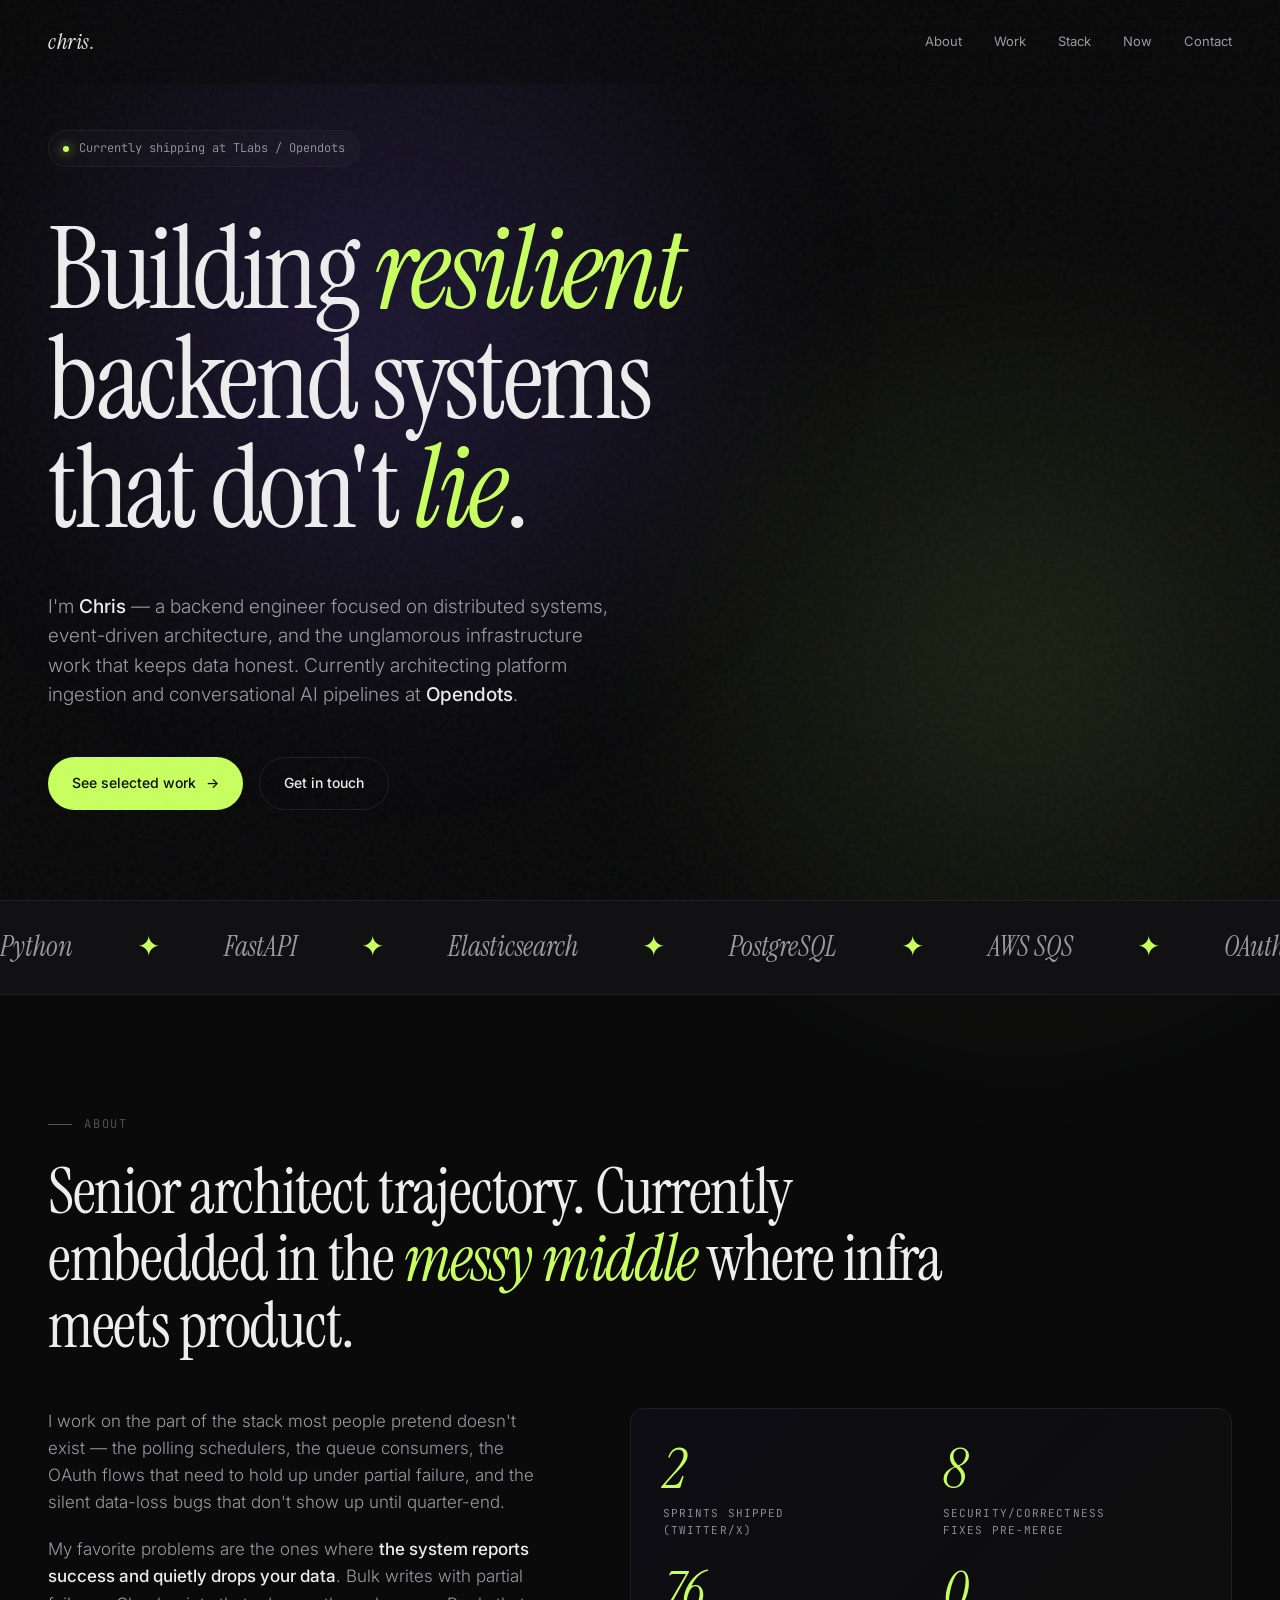
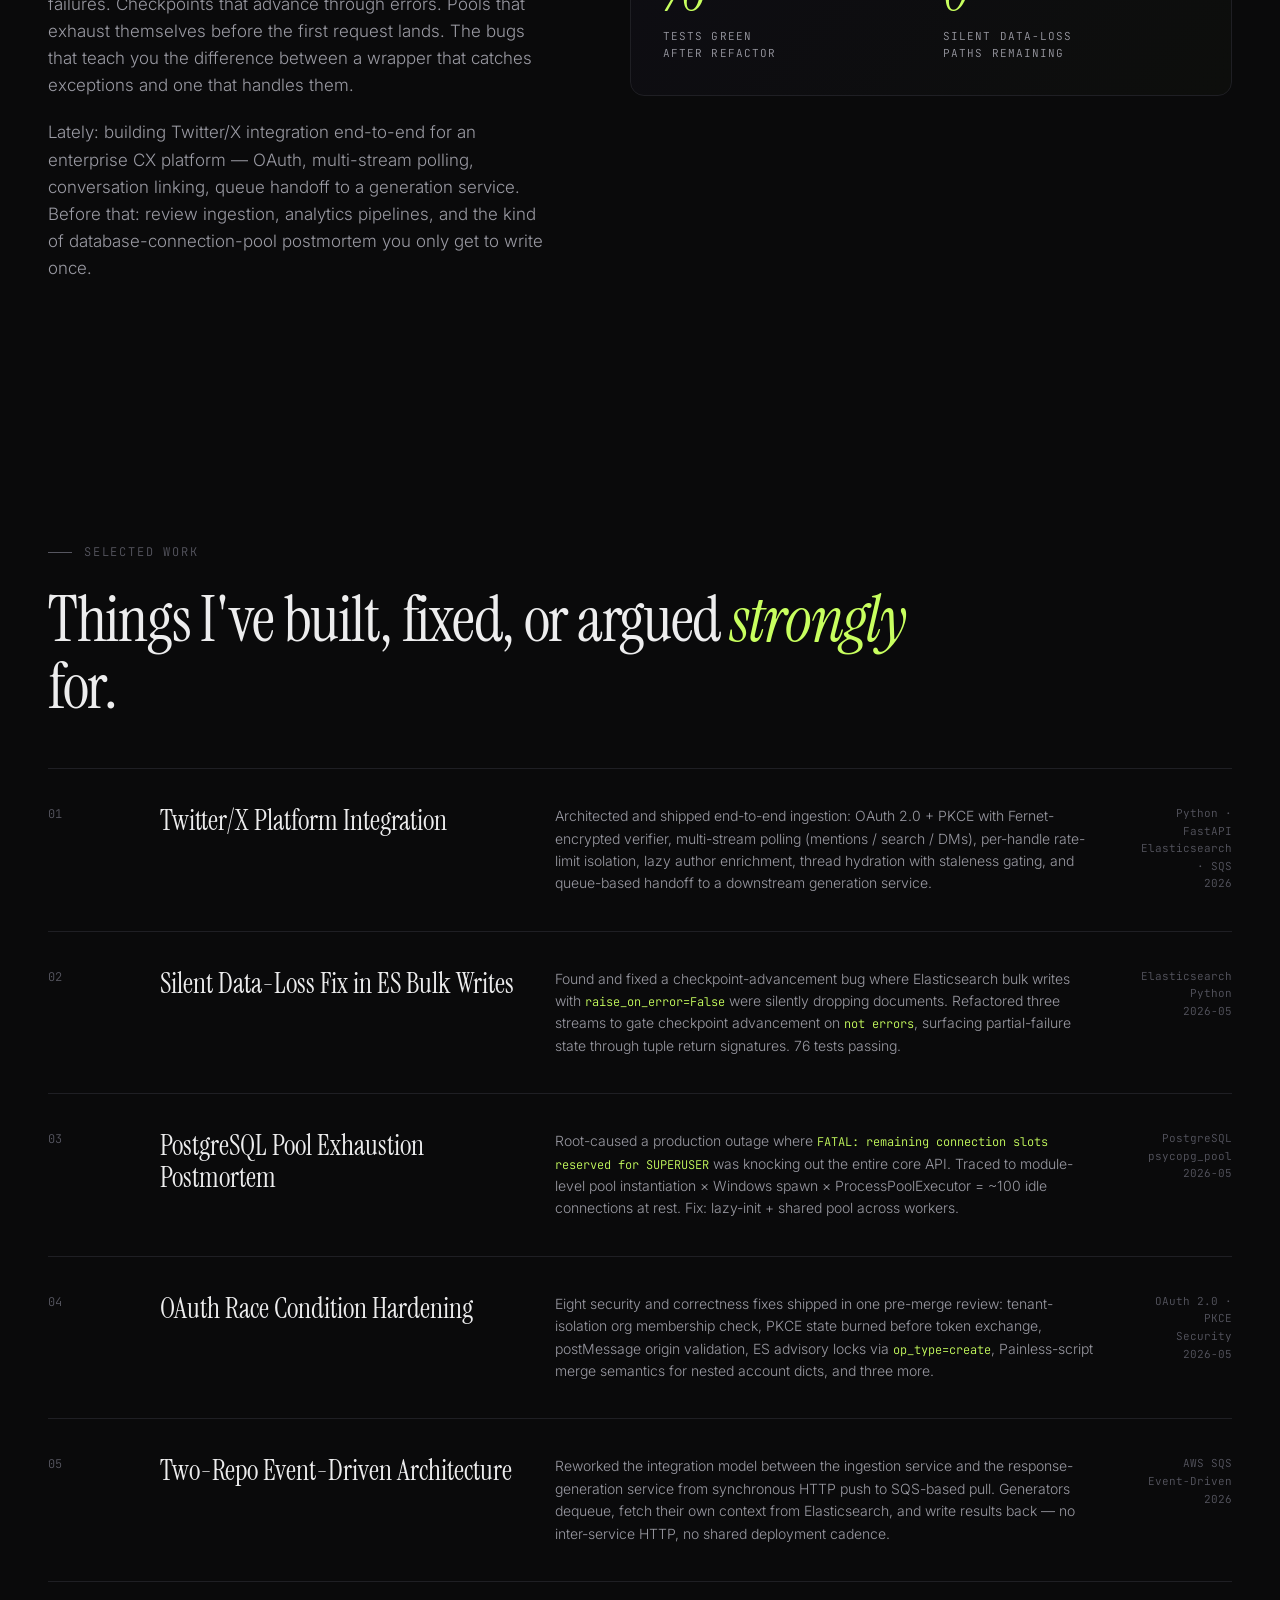
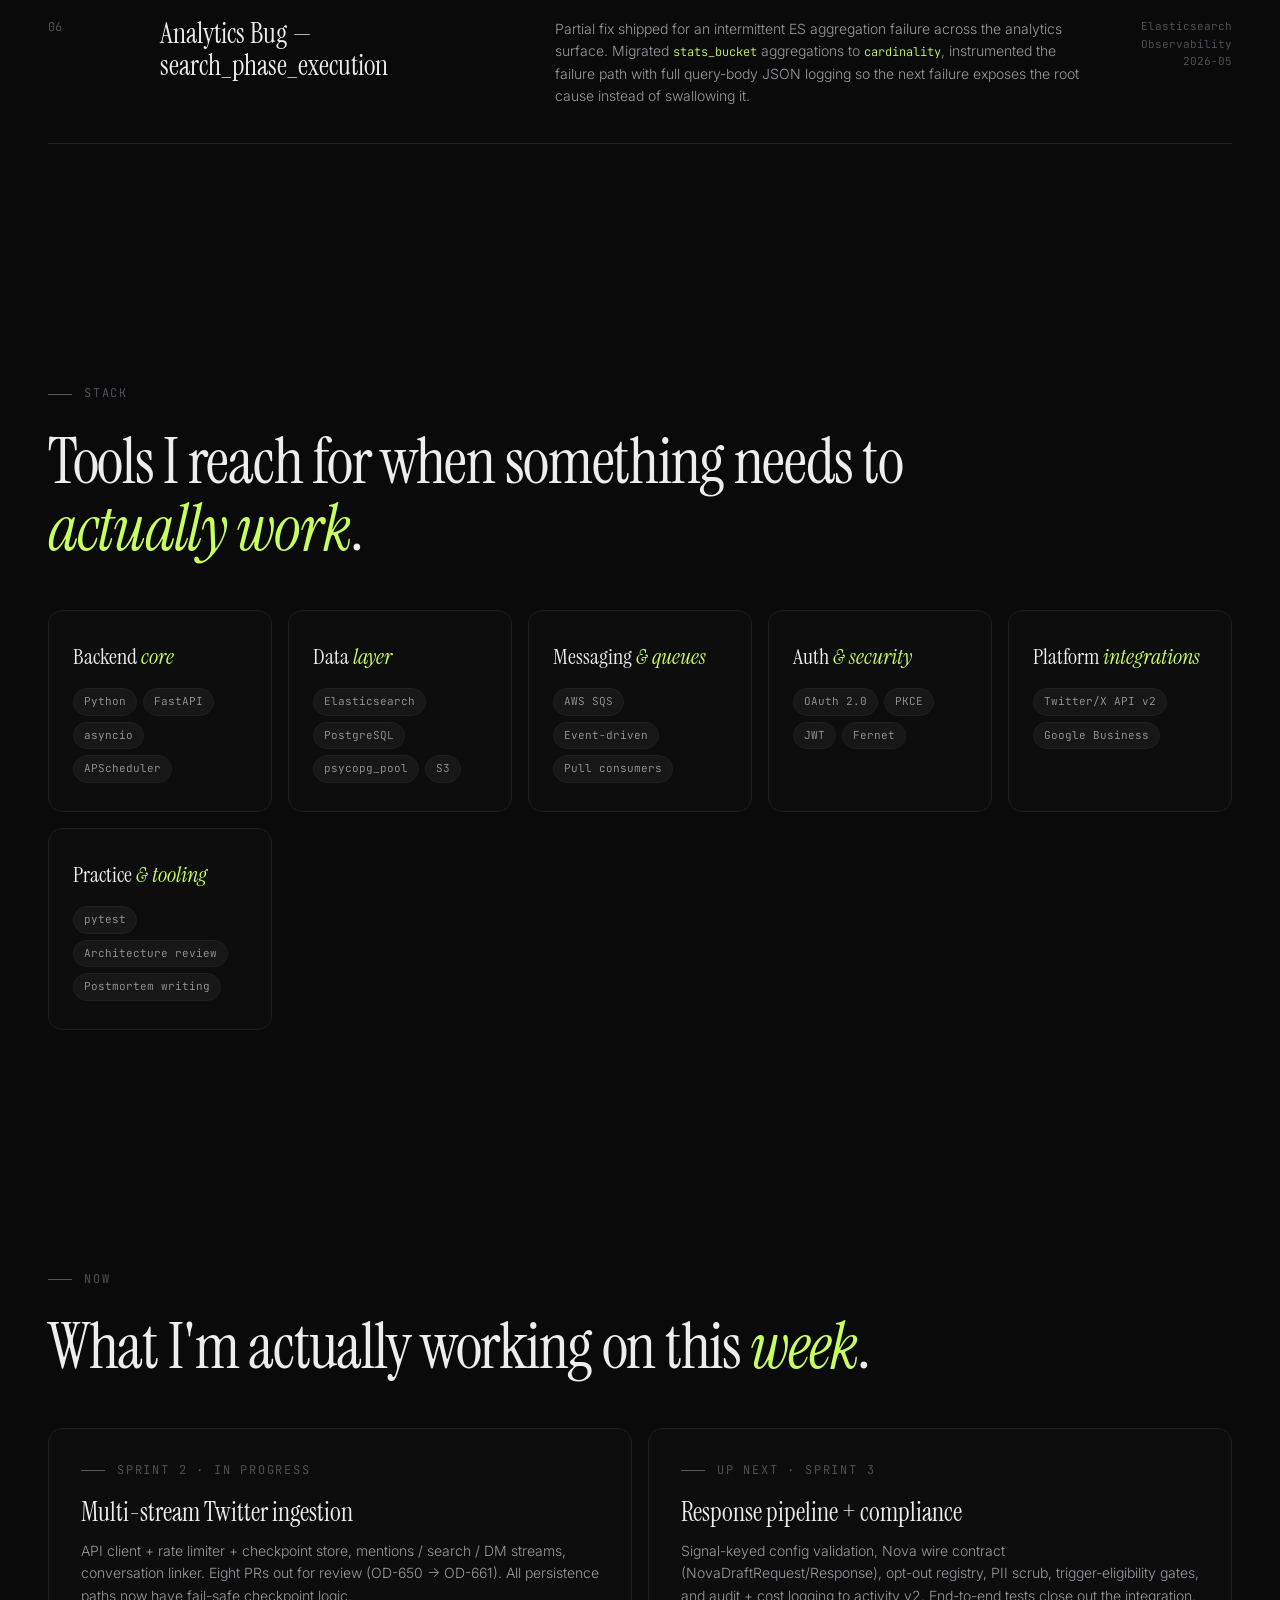
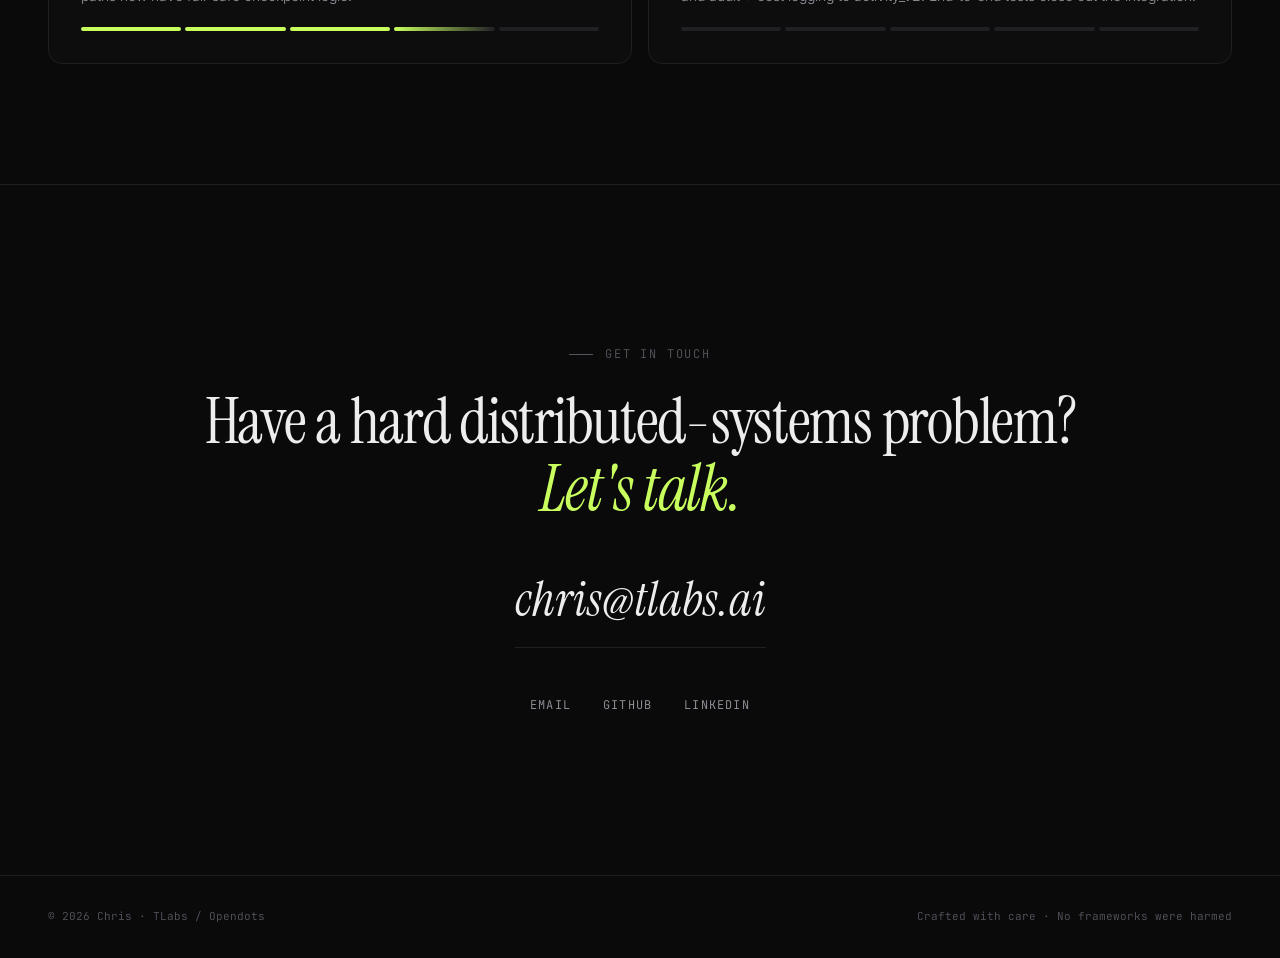
<file: index.html>
<!DOCTYPE html>
<html lang="en">
<head>
<meta charset="UTF-8" />
<meta name="viewport" content="width=device-width, initial-scale=1.0" />
<title>Chris — Backend Engineer</title>
<meta name="description" content="Chris — backend engineer at TLabs / Opendots. Distributed systems, event-driven architecture, Python/FastAPI, Elasticsearch." />
<link rel="preconnect" href="https://fonts.googleapis.com">
<link rel="preconnect" href="https://fonts.gstatic.com" crossorigin>
<link href="https://fonts.googleapis.com/css2?family=Instrument+Serif:ital@0;1&family=Inter:wght@300;400;500;600;700&family=JetBrains+Mono:wght@400;500&display=swap" rel="stylesheet">
<style>
  :root {
    --bg: #0a0a0b;
    --bg-soft: #111114;
    --fg: #ededee;
    --fg-dim: #9a9aa3;
    --fg-dimmer: #565660;
    --line: #1f1f24;
    --accent: #c8ff5f;
    --accent-2: #7c5cff;
    --warm: #ff9b6a;
    --radius: 14px;
  }
  * { box-sizing: border-box; margin: 0; padding: 0; }
  html { scroll-behavior: smooth; }
  body {
    background: var(--bg);
    color: var(--fg);
    font-family: 'Inter', system-ui, sans-serif;
    font-weight: 300;
    line-height: 1.6;
    overflow-x: hidden;
    -webkit-font-smoothing: antialiased;
  }
  /* Subtle grain */
  body::before {
    content: '';
    position: fixed; inset: 0;
    pointer-events: none;
    z-index: 100;
    opacity: 0.035;
    background-image: url("data:image/svg+xml,%3Csvg viewBox='0 0 200 200' xmlns='http://www.w3.org/2000/svg'%3E%3Cfilter id='n'%3E%3CfeTurbulence type='fractalNoise' baseFrequency='0.85' numOctaves='3' /%3E%3C/filter%3E%3Crect width='100%25' height='100%25' filter='url(%23n)'/%3E%3C/svg%3E");
  }
  /* Aurora background blob */
  .aurora {
    position: fixed;
    top: -20%; left: -10%;
    width: 80vw; height: 80vw;
    background: radial-gradient(circle at center, rgba(124,92,255,0.18), transparent 60%);
    filter: blur(60px);
    z-index: -1;
    animation: drift 20s ease-in-out infinite alternate;
    pointer-events: none;
  }
  .aurora.two {
    top: auto; bottom: -30%; left: auto; right: -20%;
    background: radial-gradient(circle at center, rgba(200,255,95,0.10), transparent 60%);
    animation-delay: -8s;
  }
  @keyframes drift {
    0% { transform: translate(0,0) scale(1); }
    100% { transform: translate(8vw, 6vh) scale(1.15); }
  }

  /* Custom cursor */
  .cursor {
    position: fixed;
    width: 8px; height: 8px;
    border-radius: 50%;
    background: var(--accent);
    pointer-events: none;
    z-index: 999;
    transform: translate(-50%,-50%);
    transition: width .25s ease, height .25s ease, background .25s ease, opacity .25s ease;
    mix-blend-mode: difference;
    opacity: 0;
  }
  .cursor.active { opacity: 1; }
  .cursor.hover { width: 36px; height: 36px; background: var(--accent); }
  @media (hover: none) { .cursor { display: none; } }

  /* Nav */
  nav {
    position: fixed;
    top: 0; left: 0; right: 0;
    z-index: 50;
    padding: 24px 48px;
    display: flex;
    justify-content: space-between;
    align-items: center;
    backdrop-filter: blur(20px);
    -webkit-backdrop-filter: blur(20px);
    background: rgba(10,10,11,0.5);
    border-bottom: 1px solid transparent;
    transition: border-color .3s ease;
  }
  nav.scrolled { border-color: var(--line); }
  .logo {
    font-family: 'Instrument Serif', serif;
    font-size: 22px;
    font-style: italic;
    letter-spacing: 0.5px;
  }
  .logo span { color: var(--accent); }
  .nav-links {
    display: flex;
    gap: 32px;
    list-style: none;
    font-size: 13px;
    font-weight: 400;
  }
  .nav-links a {
    color: var(--fg-dim);
    text-decoration: none;
    transition: color .25s ease;
    position: relative;
  }
  .nav-links a::before {
    content: '';
    position: absolute;
    left: -14px; top: 50%;
    width: 4px; height: 4px;
    border-radius: 50%;
    background: var(--accent);
    transform: translateY(-50%) scale(0);
    transition: transform .25s ease;
  }
  .nav-links a:hover { color: var(--fg); }
  .nav-links a:hover::before { transform: translateY(-50%) scale(1); }
  @media (max-width: 720px) {
    nav { padding: 18px 24px; }
    .nav-links { gap: 18px; font-size: 12px; }
  }

  /* Hero */
  .hero {
    min-height: 100vh;
    display: flex;
    align-items: center;
    padding: 120px 48px 80px;
    position: relative;
  }
  .hero-grid {
    max-width: 1200px;
    margin: 0 auto;
    width: 100%;
    display: grid;
    grid-template-columns: 1fr;
    gap: 48px;
  }
  .availability {
    display: inline-flex;
    align-items: center;
    gap: 10px;
    font-family: 'JetBrains Mono', monospace;
    font-size: 12px;
    color: var(--fg-dim);
    padding: 8px 14px;
    border: 1px solid var(--line);
    border-radius: 99px;
    background: rgba(255,255,255,0.02);
    width: fit-content;
    opacity: 0;
    animation: fadeUp .8s .1s forwards;
  }
  .dot {
    width: 6px; height: 6px;
    background: var(--accent);
    border-radius: 50%;
    box-shadow: 0 0 12px var(--accent);
    animation: pulse 2s ease-in-out infinite;
  }
  @keyframes pulse {
    0%,100% { opacity: 1; }
    50% { opacity: 0.4; }
  }
  h1.title {
    font-family: 'Instrument Serif', serif;
    font-weight: 400;
    font-size: clamp(48px, 9vw, 132px);
    line-height: 0.95;
    letter-spacing: -0.03em;
    color: var(--fg);
    opacity: 0;
    animation: fadeUp 1s .3s forwards;
  }
  h1.title em {
    font-style: italic;
    color: var(--accent);
    position: relative;
  }
  .subtitle {
    max-width: 580px;
    font-size: clamp(16px, 1.5vw, 19px);
    color: var(--fg-dim);
    line-height: 1.55;
    font-weight: 300;
    opacity: 0;
    animation: fadeUp 1s .6s forwards;
  }
  .subtitle strong { color: var(--fg); font-weight: 500; }
  .cta-row {
    display: flex;
    gap: 16px;
    flex-wrap: wrap;
    opacity: 0;
    animation: fadeUp 1s .9s forwards;
  }
  .btn {
    display: inline-flex;
    align-items: center;
    gap: 10px;
    padding: 14px 24px;
    border-radius: 99px;
    font-size: 14px;
    font-weight: 500;
    text-decoration: none;
    transition: all .3s ease;
    cursor: pointer;
    border: none;
    font-family: inherit;
  }
  .btn-primary {
    background: var(--accent);
    color: #0a0a0b;
  }
  .btn-primary:hover { transform: translateY(-2px); box-shadow: 0 12px 32px rgba(200,255,95,0.25); }
  .btn-ghost {
    background: transparent;
    color: var(--fg);
    border: 1px solid var(--line);
  }
  .btn-ghost:hover { border-color: var(--fg-dim); background: rgba(255,255,255,0.03); }
  .arrow { transition: transform .3s ease; }
  .btn:hover .arrow { transform: translateX(4px); }

  @keyframes fadeUp {
    from { opacity: 0; transform: translateY(20px); }
    to   { opacity: 1; transform: translateY(0); }
  }

  /* Sections */
  section { padding: 120px 48px; position: relative; }
  .container { max-width: 1200px; margin: 0 auto; }
  .label {
    font-family: 'JetBrains Mono', monospace;
    font-size: 12px;
    color: var(--fg-dimmer);
    letter-spacing: 0.15em;
    text-transform: uppercase;
    margin-bottom: 24px;
    display: flex;
    align-items: center;
    gap: 12px;
  }
  .label::before {
    content: '';
    width: 24px; height: 1px;
    background: var(--fg-dimmer);
  }
  h2 {
    font-family: 'Instrument Serif', serif;
    font-weight: 400;
    font-size: clamp(36px, 5vw, 64px);
    line-height: 1.05;
    letter-spacing: -0.02em;
    margin-bottom: 48px;
    max-width: 900px;
  }
  h2 em { font-style: italic; color: var(--accent); }

  /* About */
  .about-grid {
    display: grid;
    grid-template-columns: 1fr 1.2fr;
    gap: 80px;
    align-items: start;
  }
  @media (max-width: 900px) {
    .about-grid { grid-template-columns: 1fr; gap: 40px; }
  }
  .about-text p {
    font-size: 17px;
    color: var(--fg-dim);
    margin-bottom: 20px;
    max-width: 540px;
  }
  .about-text p strong { color: var(--fg); font-weight: 500; }
  .stats {
    display: grid;
    grid-template-columns: repeat(2, 1fr);
    gap: 24px;
    padding: 32px;
    border: 1px solid var(--line);
    border-radius: var(--radius);
    background: linear-gradient(135deg, rgba(124,92,255,0.04), rgba(200,255,95,0.02));
  }
  .stat .num {
    font-family: 'Instrument Serif', serif;
    font-size: 56px;
    line-height: 1;
    color: var(--fg);
  }
  .stat .num em { color: var(--accent); font-style: italic; }
  .stat .lbl {
    font-family: 'JetBrains Mono', monospace;
    font-size: 11px;
    color: var(--fg-dim);
    margin-top: 8px;
    letter-spacing: 0.1em;
    text-transform: uppercase;
  }

  /* Work */
  .work-list {
    display: flex;
    flex-direction: column;
    gap: 0;
    border-top: 1px solid var(--line);
  }
  .work-item {
    border-bottom: 1px solid var(--line);
    padding: 36px 0;
    display: grid;
    grid-template-columns: 80px 1fr 1.5fr 100px;
    gap: 32px;
    align-items: start;
    cursor: pointer;
    position: relative;
    transition: padding .4s ease;
  }
  .work-item::before {
    content: '';
    position: absolute;
    left: 0; top: 0;
    width: 0; height: 100%;
    background: linear-gradient(90deg, rgba(200,255,95,0.04), transparent);
    transition: width .5s ease;
    z-index: -1;
  }
  .work-item:hover::before { width: 100%; }
  .work-item:hover { padding-left: 24px; }
  .work-num {
    font-family: 'JetBrains Mono', monospace;
    font-size: 12px;
    color: var(--fg-dimmer);
  }
  .work-title {
    font-family: 'Instrument Serif', serif;
    font-size: 28px;
    line-height: 1.15;
    color: var(--fg);
    transition: color .3s ease;
  }
  .work-item:hover .work-title { color: var(--accent); }
  .work-desc {
    font-size: 14px;
    color: var(--fg-dim);
    line-height: 1.6;
  }
  .work-meta {
    font-family: 'JetBrains Mono', monospace;
    font-size: 11px;
    color: var(--fg-dimmer);
    text-align: right;
  }
  @media (max-width: 900px) {
    .work-item { grid-template-columns: 60px 1fr; }
    .work-desc, .work-meta { grid-column: 2; }
    .work-meta { text-align: left; margin-top: 12px; }
  }

  /* Stack */
  .stack-grid {
    display: grid;
    grid-template-columns: repeat(auto-fit, minmax(220px, 1fr));
    gap: 16px;
  }
  .stack-card {
    padding: 28px 24px;
    border: 1px solid var(--line);
    border-radius: var(--radius);
    background: rgba(255,255,255,0.015);
    transition: all .4s ease;
    position: relative;
    overflow: hidden;
  }
  .stack-card::before {
    content: '';
    position: absolute;
    top: 0; left: 0;
    width: 100%; height: 1px;
    background: linear-gradient(90deg, transparent, var(--accent), transparent);
    transform: translateX(-100%);
    transition: transform .8s ease;
  }
  .stack-card:hover { border-color: var(--fg-dimmer); transform: translateY(-4px); }
  .stack-card:hover::before { transform: translateX(100%); }
  .stack-card h3 {
    font-family: 'Instrument Serif', serif;
    font-weight: 400;
    font-size: 22px;
    margin-bottom: 14px;
  }
  .stack-card h3 em { color: var(--accent); font-style: italic; }
  .stack-tags {
    display: flex;
    flex-wrap: wrap;
    gap: 6px;
  }
  .tag {
    font-family: 'JetBrains Mono', monospace;
    font-size: 11px;
    padding: 4px 10px;
    border-radius: 99px;
    background: rgba(255,255,255,0.04);
    color: var(--fg-dim);
    border: 1px solid var(--line);
  }

  /* Now / writing */
  .now-grid {
    display: grid;
    grid-template-columns: 1fr 1fr;
    gap: 16px;
  }
  @media (max-width: 720px) { .now-grid { grid-template-columns: 1fr; } }
  .now-card {
    padding: 32px;
    border: 1px solid var(--line);
    border-radius: var(--radius);
    background: rgba(255,255,255,0.015);
    position: relative;
  }
  .now-card .label { margin-bottom: 16px; }
  .now-card h3 {
    font-family: 'Instrument Serif', serif;
    font-weight: 400;
    font-size: 26px;
    margin-bottom: 12px;
    line-height: 1.2;
  }
  .now-card p {
    font-size: 14px;
    color: var(--fg-dim);
    line-height: 1.6;
  }
  .now-card .sprint-progress {
    display: flex;
    gap: 4px;
    margin-top: 20px;
  }
  .progress-bar {
    flex: 1;
    height: 4px;
    border-radius: 2px;
    background: var(--line);
    overflow: hidden;
  }
  .progress-bar.done { background: var(--accent); }
  .progress-bar.active { background: linear-gradient(90deg, var(--accent), var(--line)); }

  /* Contact */
  .contact {
    text-align: center;
    padding: 160px 48px;
    border-top: 1px solid var(--line);
  }
  .contact h2 { margin: 0 auto 32px; }
  .contact-email {
    display: inline-block;
    font-family: 'Instrument Serif', serif;
    font-size: clamp(28px, 4vw, 48px);
    color: var(--fg);
    text-decoration: none;
    border-bottom: 1px solid var(--line);
    padding-bottom: 8px;
    transition: all .3s ease;
    font-style: italic;
  }
  .contact-email:hover { color: var(--accent); border-color: var(--accent); }
  .socials {
    display: flex;
    justify-content: center;
    gap: 32px;
    margin-top: 48px;
    font-family: 'JetBrains Mono', monospace;
    font-size: 12px;
  }
  .socials a {
    color: var(--fg-dim);
    text-decoration: none;
    letter-spacing: 0.1em;
    text-transform: uppercase;
    transition: color .25s ease;
  }
  .socials a:hover { color: var(--accent); }

  /* Footer */
  footer {
    padding: 32px 48px;
    border-top: 1px solid var(--line);
    display: flex;
    justify-content: space-between;
    align-items: center;
    font-family: 'JetBrains Mono', monospace;
    font-size: 11px;
    color: var(--fg-dimmer);
  }
  @media (max-width: 720px) {
    footer { flex-direction: column; gap: 12px; padding: 24px; }
  }

  /* Reveal animation */
  .reveal {
    opacity: 0;
    transform: translateY(40px);
    transition: opacity 1s ease, transform 1s ease;
  }
  .reveal.visible {
    opacity: 1;
    transform: translateY(0);
  }

  /* Marquee */
  .marquee {
    overflow: hidden;
    border-top: 1px solid var(--line);
    border-bottom: 1px solid var(--line);
    padding: 24px 0;
    background: var(--bg-soft);
  }
  .marquee-track {
    display: flex;
    gap: 64px;
    animation: scroll 40s linear infinite;
    white-space: nowrap;
    width: max-content;
  }
  .marquee span {
    font-family: 'Instrument Serif', serif;
    font-size: 28px;
    color: var(--fg-dim);
    font-style: italic;
  }
  .marquee span::after {
    content: '✦';
    margin-left: 64px;
    color: var(--accent);
    font-style: normal;
  }
  @keyframes scroll {
    from { transform: translateX(0); }
    to   { transform: translateX(-50%); }
  }

  @media (prefers-reduced-motion: reduce) {
    *, *::before, *::after {
      animation-duration: 0.01ms !important;
      transition-duration: 0.01ms !important;
    }
  }
</style>
</head>
<body>

<div class="aurora"></div>
<div class="aurora two"></div>
<div class="cursor" id="cursor"></div>

<nav id="nav">
  <div class="logo">chris<span>.</span></div>
  <ul class="nav-links">
    <li><a href="#about" data-hover>About</a></li>
    <li><a href="#work" data-hover>Work</a></li>
    <li><a href="#stack" data-hover>Stack</a></li>
    <li><a href="#now" data-hover>Now</a></li>
    <li><a href="#contact" data-hover>Contact</a></li>
  </ul>
</nav>

<section class="hero">
  <div class="hero-grid">
    <div class="availability">
      <div class="dot"></div>
      <span>Currently shipping at TLabs / Opendots</span>
    </div>
    <h1 class="title">Building <em>resilient</em><br>backend systems<br>that don't <em>lie</em>.</h1>
    <p class="subtitle">
      I'm <strong>Chris</strong> — a backend engineer focused on distributed systems, event-driven architecture, and the unglamorous infrastructure work that keeps data honest. Currently architecting platform ingestion and conversational AI pipelines at <strong>Opendots</strong>.
    </p>
    <div class="cta-row">
      <a href="#work" class="btn btn-primary" data-hover>
        See selected work <span class="arrow">→</span>
      </a>
      <a href="mailto:chris@tlabs.ai" class="btn btn-ghost" data-hover>
        Get in touch
      </a>
    </div>
  </div>
</section>

<div class="marquee" aria-hidden="true">
  <div class="marquee-track">
    <span>Python</span><span>FastAPI</span><span>Elasticsearch</span><span>PostgreSQL</span><span>AWS SQS</span><span>OAuth 2.0</span><span>Distributed Systems</span><span>Event-Driven</span><span>Python</span><span>FastAPI</span><span>Elasticsearch</span><span>PostgreSQL</span><span>AWS SQS</span><span>OAuth 2.0</span><span>Distributed Systems</span><span>Event-Driven</span>
  </div>
</div>

<section id="about">
  <div class="container reveal">
    <div class="label">About</div>
    <h2>Senior architect trajectory. Currently embedded in the <em>messy middle</em> where infra meets product.</h2>
    <div class="about-grid">
      <div class="about-text">
        <p>I work on the part of the stack most people pretend doesn't exist — the polling schedulers, the queue consumers, the OAuth flows that need to hold up under partial failure, and the silent data-loss bugs that don't show up until quarter-end.</p>
        <p>My favorite problems are the ones where <strong>the system reports success and quietly drops your data</strong>. Bulk writes with partial failures. Checkpoints that advance through errors. Pools that exhaust themselves before the first request lands. The bugs that teach you the difference between a wrapper that catches exceptions and one that handles them.</p>
        <p>Lately: building Twitter/X integration end-to-end for an enterprise CX platform — OAuth, multi-stream polling, conversation linking, queue handoff to a generation service. Before that: review ingestion, analytics pipelines, and the kind of database-connection-pool postmortem you only get to write once.</p>
      </div>
      <div class="stats">
        <div class="stat">
          <div class="num"><em>2</em></div>
          <div class="lbl">Sprints shipped<br>(Twitter/X)</div>
        </div>
        <div class="stat">
          <div class="num"><em>8</em></div>
          <div class="lbl">Security/correctness<br>fixes pre-merge</div>
        </div>
        <div class="stat">
          <div class="num"><em>76</em></div>
          <div class="lbl">Tests green<br>after refactor</div>
        </div>
        <div class="stat">
          <div class="num"><em>0</em></div>
          <div class="lbl">Silent data-loss<br>paths remaining</div>
        </div>
      </div>
    </div>
  </div>
</section>

<section id="work">
  <div class="container reveal">
    <div class="label">Selected Work</div>
    <h2>Things I've built, fixed, or argued <em>strongly</em> for.</h2>
    <div class="work-list">

      <div class="work-item" data-hover>
        <div class="work-num">01</div>
        <div class="work-title">Twitter/X Platform Integration</div>
        <div class="work-desc">Architected and shipped end-to-end ingestion: OAuth 2.0 + PKCE with Fernet-encrypted verifier, multi-stream polling (mentions / search / DMs), per-handle rate-limit isolation, lazy author enrichment, thread hydration with staleness gating, and queue-based handoff to a downstream generation service.</div>
        <div class="work-meta">Python · FastAPI<br>Elasticsearch · SQS<br>2026</div>
      </div>

      <div class="work-item" data-hover>
        <div class="work-num">02</div>
        <div class="work-title">Silent Data-Loss Fix in ES Bulk Writes</div>
        <div class="work-desc">Found and fixed a checkpoint-advancement bug where Elasticsearch bulk writes with <code style="font-family: 'JetBrains Mono', monospace; font-size: 12px; color: var(--accent);">raise_on_error=False</code> were silently dropping documents. Refactored three streams to gate checkpoint advancement on <code style="font-family: 'JetBrains Mono', monospace; font-size: 12px; color: var(--accent);">not errors</code>, surfacing partial-failure state through tuple return signatures. 76 tests passing.</div>
        <div class="work-meta">Elasticsearch<br>Python<br>2026-05</div>
      </div>

      <div class="work-item" data-hover>
        <div class="work-num">03</div>
        <div class="work-title">PostgreSQL Pool Exhaustion Postmortem</div>
        <div class="work-desc">Root-caused a production outage where <code style="font-family: 'JetBrains Mono', monospace; font-size: 12px; color: var(--accent);">FATAL: remaining connection slots reserved for SUPERUSER</code> was knocking out the entire core API. Traced to module-level pool instantiation × Windows spawn × ProcessPoolExecutor = ~100 idle connections at rest. Fix: lazy-init + shared pool across workers.</div>
        <div class="work-meta">PostgreSQL<br>psycopg_pool<br>2026-05</div>
      </div>

      <div class="work-item" data-hover>
        <div class="work-num">04</div>
        <div class="work-title">OAuth Race Condition Hardening</div>
        <div class="work-desc">Eight security and correctness fixes shipped in one pre-merge review: tenant-isolation org membership check, PKCE state burned before token exchange, postMessage origin validation, ES advisory locks via <code style="font-family: 'JetBrains Mono', monospace; font-size: 12px; color: var(--accent);">op_type=create</code>, Painless-script merge semantics for nested account dicts, and three more.</div>
        <div class="work-meta">OAuth 2.0 · PKCE<br>Security<br>2026-05</div>
      </div>

      <div class="work-item" data-hover>
        <div class="work-num">05</div>
        <div class="work-title">Two-Repo Event-Driven Architecture</div>
        <div class="work-desc">Reworked the integration model between the ingestion service and the response-generation service from synchronous HTTP push to SQS-based pull. Generators dequeue, fetch their own context from Elasticsearch, and write results back — no inter-service HTTP, no shared deployment cadence.</div>
        <div class="work-meta">AWS SQS<br>Event-Driven<br>2026</div>
      </div>

      <div class="work-item" data-hover>
        <div class="work-num">06</div>
        <div class="work-title">Analytics Bug — search_phase_execution</div>
        <div class="work-desc">Partial fix shipped for an intermittent ES aggregation failure across the analytics surface. Migrated <code style="font-family: 'JetBrains Mono', monospace; font-size: 12px; color: var(--accent);">stats_bucket</code> aggregations to <code style="font-family: 'JetBrains Mono', monospace; font-size: 12px; color: var(--accent);">cardinality</code>, instrumented the failure path with full query-body JSON logging so the next failure exposes the root cause instead of swallowing it.</div>
        <div class="work-meta">Elasticsearch<br>Observability<br>2026-05</div>
      </div>

    </div>
  </div>
</section>

<section id="stack">
  <div class="container reveal">
    <div class="label">Stack</div>
    <h2>Tools I reach for when something needs to <em>actually work</em>.</h2>
    <div class="stack-grid">
      <div class="stack-card" data-hover>
        <h3>Backend <em>core</em></h3>
        <div class="stack-tags">
          <span class="tag">Python</span>
          <span class="tag">FastAPI</span>
          <span class="tag">asyncio</span>
          <span class="tag">APScheduler</span>
        </div>
      </div>
      <div class="stack-card" data-hover>
        <h3>Data <em>layer</em></h3>
        <div class="stack-tags">
          <span class="tag">Elasticsearch</span>
          <span class="tag">PostgreSQL</span>
          <span class="tag">psycopg_pool</span>
          <span class="tag">S3</span>
        </div>
      </div>
      <div class="stack-card" data-hover>
        <h3>Messaging <em>&amp; queues</em></h3>
        <div class="stack-tags">
          <span class="tag">AWS SQS</span>
          <span class="tag">Event-driven</span>
          <span class="tag">Pull consumers</span>
        </div>
      </div>
      <div class="stack-card" data-hover>
        <h3>Auth <em>&amp; security</em></h3>
        <div class="stack-tags">
          <span class="tag">OAuth 2.0</span>
          <span class="tag">PKCE</span>
          <span class="tag">JWT</span>
          <span class="tag">Fernet</span>
        </div>
      </div>
      <div class="stack-card" data-hover>
        <h3>Platform <em>integrations</em></h3>
        <div class="stack-tags">
          <span class="tag">Twitter/X API v2</span>
          <span class="tag">Google Business</span>
        </div>
      </div>
      <div class="stack-card" data-hover>
        <h3>Practice <em>&amp; tooling</em></h3>
        <div class="stack-tags">
          <span class="tag">pytest</span>
          <span class="tag">Architecture review</span>
          <span class="tag">Postmortem writing</span>
        </div>
      </div>
    </div>
  </div>
</section>

<section id="now">
  <div class="container reveal">
    <div class="label">Now</div>
    <h2>What I'm actually working on this <em>week</em>.</h2>
    <div class="now-grid">
      <div class="now-card" data-hover>
        <div class="label">Sprint 2 · in progress</div>
        <h3>Multi-stream Twitter ingestion</h3>
        <p>API client + rate limiter + checkpoint store, mentions / search / DM streams, conversation linker. Eight PRs out for review (OD-650 → OD-661). All persistence paths now have fail-safe checkpoint logic.</p>
        <div class="sprint-progress">
          <div class="progress-bar done"></div>
          <div class="progress-bar done"></div>
          <div class="progress-bar done"></div>
          <div class="progress-bar active"></div>
          <div class="progress-bar"></div>
        </div>
      </div>
      <div class="now-card" data-hover>
        <div class="label">Up next · sprint 3</div>
        <h3>Response pipeline + compliance</h3>
        <p>Signal-keyed config validation, Nova wire contract (NovaDraftRequest/Response), opt-out registry, PII scrub, trigger-eligibility gates, and audit + cost logging to activity_v2. End-to-end tests close out the integration.</p>
        <div class="sprint-progress">
          <div class="progress-bar"></div>
          <div class="progress-bar"></div>
          <div class="progress-bar"></div>
          <div class="progress-bar"></div>
          <div class="progress-bar"></div>
        </div>
      </div>
    </div>
  </div>
</section>

<section id="contact" class="contact reveal">
  <div class="container">
    <div class="label" style="justify-content: center; margin-bottom: 24px;">Get in touch</div>
    <h2 style="margin: 0 auto 40px;">Have a hard distributed-systems problem?<br><em>Let's talk.</em></h2>
    <a href="mailto:chris@tlabs.ai" class="contact-email" data-hover>chris@tlabs.ai</a>
    <div class="socials">
      <a href="mailto:chris@tlabs.ai" data-hover>Email</a>
      <a href="https://github.com" target="_blank" rel="noopener" data-hover>GitHub</a>
      <a href="https://www.linkedin.com" target="_blank" rel="noopener" data-hover>LinkedIn</a>
    </div>
  </div>
</section>

<footer>
  <div>© <span id="year"></span> Chris · TLabs / Opendots</div>
  <div>Crafted with care · No frameworks were harmed</div>
</footer>

<script>
  // Custom cursor
  const cursor = document.getElementById('cursor');
  let mouseX = 0, mouseY = 0, curX = 0, curY = 0;
  document.addEventListener('mousemove', e => {
    mouseX = e.clientX; mouseY = e.clientY;
    cursor.classList.add('active');
  });
  function loop() {
    curX += (mouseX - curX) * 0.18;
    curY += (mouseY - curY) * 0.18;
    cursor.style.left = curX + 'px';
    cursor.style.top  = curY + 'px';
    requestAnimationFrame(loop);
  }
  loop();
  document.querySelectorAll('[data-hover]').forEach(el => {
    el.addEventListener('mouseenter', () => cursor.classList.add('hover'));
    el.addEventListener('mouseleave', () => cursor.classList.remove('hover'));
  });

  // Nav scroll state
  const nav = document.getElementById('nav');
  window.addEventListener('scroll', () => {
    nav.classList.toggle('scrolled', window.scrollY > 24);
  });

  // Reveal on scroll
  const io = new IntersectionObserver(entries => {
    entries.forEach(e => {
      if (e.isIntersecting) {
        e.target.classList.add('visible');
        io.unobserve(e.target);
      }
    });
  }, { threshold: 0.12, rootMargin: '0px 0px -80px 0px' });
  document.querySelectorAll('.reveal').forEach(el => io.observe(el));

  // Footer year
  document.getElementById('year').textContent = new Date().getFullYear();

  // Subtle parallax on aurora
  document.addEventListener('mousemove', e => {
    const x = (e.clientX / window.innerWidth - 0.5) * 20;
    const y = (e.clientY / window.innerHeight - 0.5) * 20;
    document.querySelectorAll('.aurora').forEach((el, i) => {
      const f = i === 0 ? 1 : -0.7;
      el.style.transform = `translate(${x*f}px, ${y*f}px)`;
    });
  });
</script>

</body>
</html>
</file>
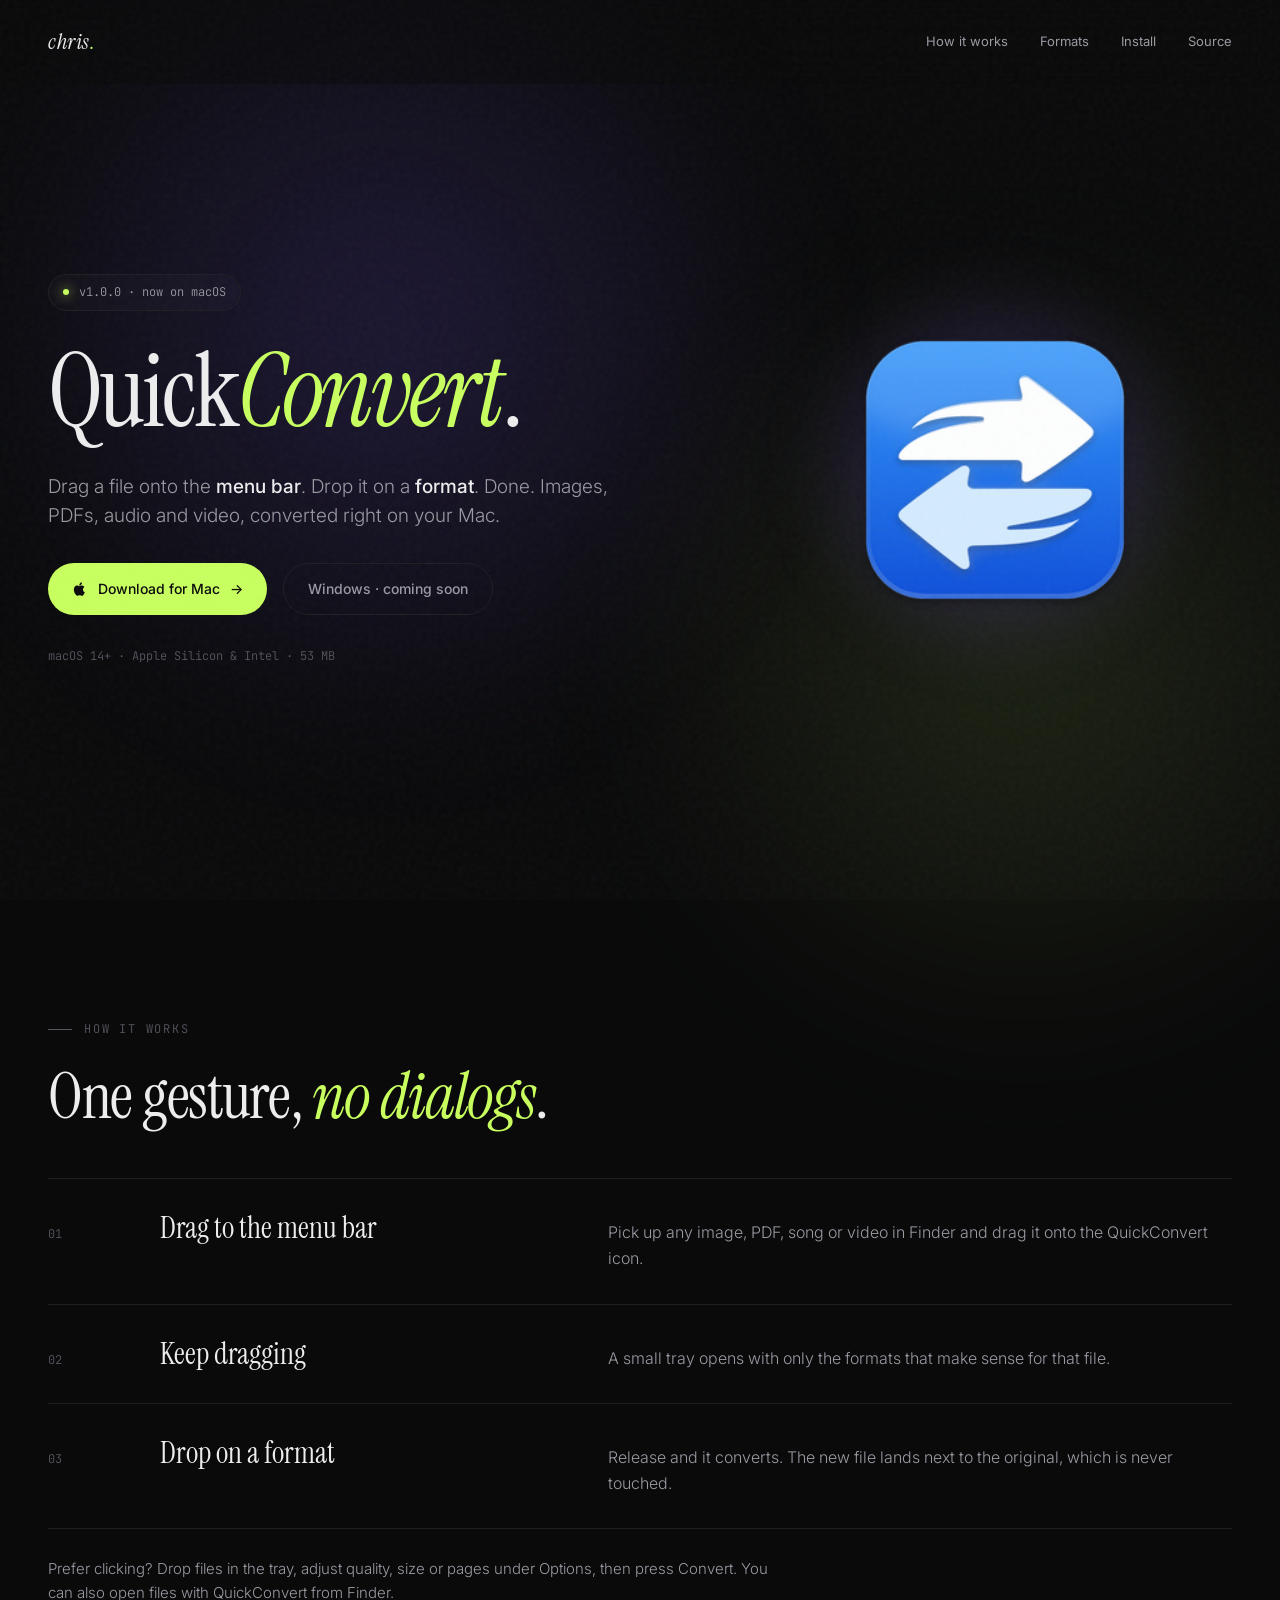
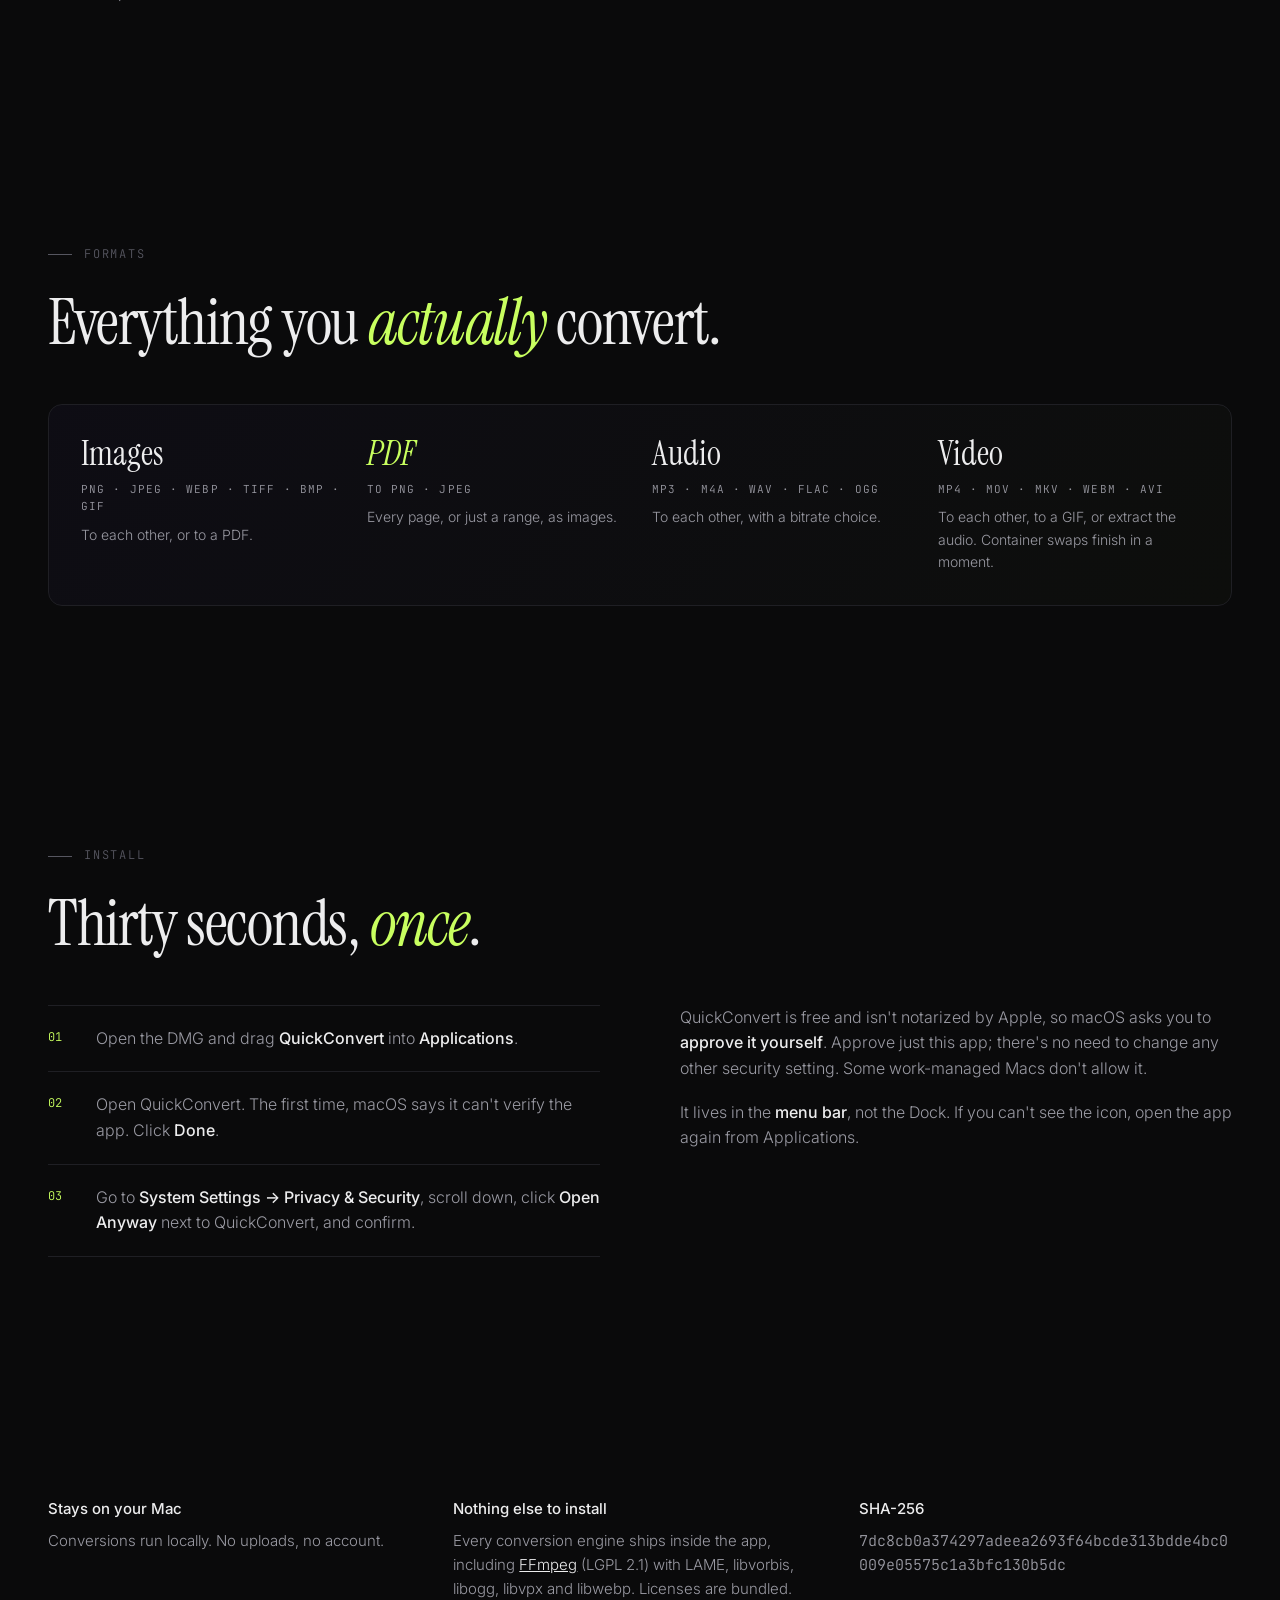
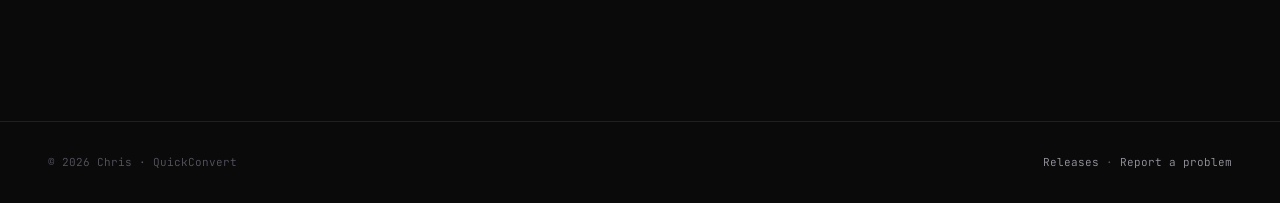
<file: quickconvert/index.html>
<!DOCTYPE html>
<html lang="en">
<head>
<meta charset="UTF-8" />
<meta name="viewport" content="width=device-width, initial-scale=1.0" />
<title>QuickConvert</title>
<meta name="description" content="QuickConvert for Mac: drag a file onto the menu bar icon, drop it on a format, done. Images, PDFs, audio and video, converted locally." />
<link rel="icon" type="image/png" href="icon.png" />
<link rel="apple-touch-icon" href="icon.png" />
<meta property="og:title" content="QuickConvert" />
<meta property="og:description" content="Drag a file to the menu bar. Drop it on a format. Done." />
<meta property="og:image" content="https://therealchriswilliams.github.io/quickconvert/icon.png" />
<link rel="preconnect" href="https://fonts.googleapis.com">
<link rel="preconnect" href="https://fonts.gstatic.com" crossorigin>
<link href="https://fonts.googleapis.com/css2?family=Instrument+Serif:ital@0;1&family=Inter:wght@300;400;500;600;700&family=JetBrains+Mono:wght@400;500&display=swap" rel="stylesheet">
<style>
  :root {
    --bg: #0a0a0b;
    --bg-soft: #111114;
    --fg: #ededee;
    --fg-dim: #9a9aa3;
    --fg-dimmer: #565660;
    --line: #1f1f24;
    --accent: #c8ff5f;
    --accent-2: #7c5cff;
    --warm: #ff9b6a;
    --radius: 14px;
  }
  * { box-sizing: border-box; margin: 0; padding: 0; }
  html { scroll-behavior: smooth; }
  body {
    background: var(--bg);
    color: var(--fg);
    font-family: 'Inter', system-ui, sans-serif;
    font-weight: 300;
    line-height: 1.6;
    overflow-x: hidden;
    -webkit-font-smoothing: antialiased;
  }
  body::before {
    content: '';
    position: fixed; inset: 0;
    pointer-events: none;
    z-index: 100;
    opacity: 0.035;
    background-image: url("data:image/svg+xml,%3Csvg viewBox='0 0 200 200' xmlns='http://www.w3.org/2000/svg'%3E%3Cfilter id='n'%3E%3CfeTurbulence type='fractalNoise' baseFrequency='0.85' numOctaves='3' /%3E%3C/filter%3E%3Crect width='100%25' height='100%25' filter='url(%23n)'/%3E%3C/svg%3E");
  }
  .aurora {
    position: fixed;
    top: -20%; left: -10%;
    width: 80vw; height: 80vw;
    background: radial-gradient(circle at center, rgba(124,92,255,0.18), transparent 60%);
    filter: blur(60px);
    z-index: -1;
    animation: drift 20s ease-in-out infinite alternate;
    pointer-events: none;
  }
  .aurora.two {
    top: auto; bottom: -30%; left: auto; right: -20%;
    background: radial-gradient(circle at center, rgba(200,255,95,0.10), transparent 60%);
    animation-delay: -8s;
  }
  @keyframes drift {
    0% { transform: translate(0,0) scale(1); }
    100% { transform: translate(8vw, 6vh) scale(1.15); }
  }
  .cursor {
    position: fixed;
    width: 8px; height: 8px;
    border-radius: 50%;
    background: var(--accent);
    pointer-events: none;
    z-index: 999;
    transform: translate(-50%,-50%);
    transition: width .25s ease, height .25s ease, opacity .25s ease;
    mix-blend-mode: difference;
    opacity: 0;
  }
  .cursor.active { opacity: 1; }
  .cursor.hover { width: 36px; height: 36px; }
  @media (hover: none) { .cursor { display: none; } }

  nav {
    position: fixed;
    top: 0; left: 0; right: 0;
    z-index: 50;
    padding: 24px 48px;
    display: flex;
    justify-content: space-between;
    align-items: center;
    backdrop-filter: blur(20px);
    -webkit-backdrop-filter: blur(20px);
    background: rgba(10,10,11,0.5);
    border-bottom: 1px solid transparent;
    transition: border-color .3s ease;
  }
  nav.scrolled { border-color: var(--line); }
  .logo {
    font-family: 'Instrument Serif', serif;
    font-size: 22px;
    font-style: italic;
    letter-spacing: 0.5px;
    color: var(--fg);
    text-decoration: none;
  }
  .logo span { color: var(--accent); }
  .nav-links { display: flex; gap: 32px; list-style: none; font-size: 13px; font-weight: 400; }
  .nav-links a { color: var(--fg-dim); text-decoration: none; transition: color .25s ease; position: relative; }
  .nav-links a::before {
    content: '';
    position: absolute;
    left: -14px; top: 50%;
    width: 4px; height: 4px;
    border-radius: 50%;
    background: var(--accent);
    transform: translateY(-50%) scale(0);
    transition: transform .25s ease;
  }
  .nav-links a:hover { color: var(--fg); }
  .nav-links a:hover::before { transform: translateY(-50%) scale(1); }

  .hero {
    min-height: 100vh;
    display: flex;
    align-items: center;
    padding: 120px 48px 80px;
  }
  .hero-grid {
    max-width: 1200px;
    margin: 0 auto;
    width: 100%;
    display: grid;
    grid-template-columns: 1.4fr 1fr;
    gap: 48px;
    align-items: center;
  }
  .hero-copy { display: grid; gap: 32px; }
  .availability {
    display: inline-flex;
    align-items: center;
    gap: 10px;
    font-family: 'JetBrains Mono', monospace;
    font-size: 12px;
    color: var(--fg-dim);
    padding: 8px 14px;
    border: 1px solid var(--line);
    border-radius: 99px;
    background: rgba(255,255,255,0.02);
    width: fit-content;
    opacity: 0;
    animation: fadeUp .8s .1s forwards;
  }
  .dot {
    width: 6px; height: 6px;
    background: var(--accent);
    border-radius: 50%;
    box-shadow: 0 0 12px var(--accent);
    animation: pulse 2s ease-in-out infinite;
  }
  @keyframes pulse { 0%,100% { opacity: 1; } 50% { opacity: 0.4; } }
  h1.title {
    font-family: 'Instrument Serif', serif;
    font-weight: 400;
    font-size: clamp(48px, 8vw, 116px);
    line-height: 0.95;
    letter-spacing: -0.03em;
    opacity: 0;
    animation: fadeUp 1s .3s forwards;
  }
  h1.title em { font-style: italic; color: var(--accent); }
  .subtitle {
    max-width: 560px;
    font-size: clamp(16px, 1.5vw, 19px);
    color: var(--fg-dim);
    line-height: 1.55;
    opacity: 0;
    animation: fadeUp 1s .6s forwards;
  }
  .subtitle strong { color: var(--fg); font-weight: 500; }
  .cta-row { display: flex; gap: 16px; flex-wrap: wrap; opacity: 0; animation: fadeUp 1s .9s forwards; }
  .meta { font-family: 'JetBrains Mono', monospace; font-size: 12px; color: var(--fg-dimmer); opacity: 0; animation: fadeUp 1s 1s forwards; }
  .btn {
    display: inline-flex;
    align-items: center;
    gap: 10px;
    padding: 14px 24px;
    border-radius: 99px;
    font-size: 14px;
    font-weight: 500;
    text-decoration: none;
    transition: all .3s ease;
    border: none;
    font-family: inherit;
  }
  .btn svg { width: 16px; height: 16px; flex: none; }
  .btn-primary { background: var(--accent); color: #0a0a0b; }
  .btn-primary:hover { transform: translateY(-2px); box-shadow: 0 12px 32px rgba(200,255,95,0.25); }
  .btn-ghost { background: transparent; color: var(--fg-dim); border: 1px solid var(--line); cursor: default; }
  .btn:focus-visible { outline: 2px solid var(--accent); outline-offset: 3px; }
  .arrow { transition: transform .3s ease; }
  .btn:hover .arrow { transform: translateX(4px); }

  .app-icon {
    justify-self: center;
    width: min(320px, 70vw);
    aspect-ratio: 1;
    border-radius: 22%;
    position: relative;
    opacity: 0;
    animation: fadeUp 1.2s .5s forwards;
  }
  .app-icon::before {
    content: '';
    position: absolute; inset: -18%;
    background: radial-gradient(circle, rgba(124,92,255,0.35), transparent 65%);
    filter: blur(30px);
    z-index: -1;
  }
  .app-icon img { width: 100%; height: 100%; display: block; }

  @keyframes fadeUp {
    from { opacity: 0; transform: translateY(20px); }
    to   { opacity: 1; transform: translateY(0); }
  }

  section { padding: 120px 48px; position: relative; }
  .container { max-width: 1200px; margin: 0 auto; }
  .label {
    font-family: 'JetBrains Mono', monospace;
    font-size: 12px;
    color: var(--fg-dimmer);
    letter-spacing: 0.15em;
    text-transform: uppercase;
    margin-bottom: 24px;
    display: flex;
    align-items: center;
    gap: 12px;
  }
  .label::before { content: ''; width: 24px; height: 1px; background: var(--fg-dimmer); }
  h2 {
    font-family: 'Instrument Serif', serif;
    font-weight: 400;
    font-size: clamp(36px, 5vw, 64px);
    line-height: 1.05;
    letter-spacing: -0.02em;
    margin-bottom: 48px;
    max-width: 900px;
  }
  h2 em { font-style: italic; color: var(--accent); }

  .rows { border-top: 1px solid var(--line); }
  .row {
    border-bottom: 1px solid var(--line);
    padding: 32px 0;
    display: grid;
    grid-template-columns: 80px 1fr 1.5fr;
    gap: 32px;
    align-items: baseline;
  }
  .row .num { font-family: 'JetBrains Mono', monospace; font-size: 12px; color: var(--fg-dimmer); }
  .row h3 { font-family: 'Instrument Serif', serif; font-weight: 400; font-size: 30px; line-height: 1.1; }
  .row p { color: var(--fg-dim); font-size: 16px; }
  .note { color: var(--fg-dim); font-size: 15px; margin-top: 28px; max-width: 720px; }

  .formats {
    display: grid;
    grid-template-columns: repeat(4, 1fr);
    gap: 24px;
    padding: 32px;
    border: 1px solid var(--line);
    border-radius: var(--radius);
    background: linear-gradient(135deg, rgba(124,92,255,0.04), rgba(200,255,95,0.02));
  }
  .formats .kind { font-family: 'Instrument Serif', serif; font-size: 34px; line-height: 1; }
  .formats .kind em { color: var(--accent); font-style: italic; }
  .formats .lbl {
    font-family: 'JetBrains Mono', monospace;
    font-size: 11px;
    color: var(--fg-dim);
    margin: 10px 0 8px;
    letter-spacing: 0.1em;
    text-transform: uppercase;
  }
  .formats p { color: var(--fg-dim); font-size: 14px; }

  .install {
    display: grid;
    grid-template-columns: 1fr 1fr;
    gap: 80px;
    align-items: start;
  }
  .install ol { list-style: none; counter-reset: s; border-top: 1px solid var(--line); }
  .install li {
    counter-increment: s;
    border-bottom: 1px solid var(--line);
    padding: 20px 0 20px 48px;
    position: relative;
    color: var(--fg-dim);
  }
  .install li::before {
    content: '0' counter(s);
    position: absolute; left: 0; top: 22px;
    font-family: 'JetBrains Mono', monospace;
    font-size: 12px;
    color: var(--accent);
  }
  .install li strong { color: var(--fg); font-weight: 500; }
  .install .why p { color: var(--fg-dim); font-size: 16px; margin-bottom: 18px; }
  .install .why strong { color: var(--fg); font-weight: 500; }

  .facts { display: grid; grid-template-columns: repeat(3, 1fr); gap: 32px; }
  .facts h3 { font-size: 15px; font-weight: 500; margin-bottom: 8px; }
  .facts p { color: var(--fg-dim); font-size: 15px; }
  .facts a { color: var(--fg); }
  .hash { font-family: 'JetBrains Mono', monospace; font-size: 12px; word-break: break-all; color: var(--fg-dim); }

  footer {
    padding: 32px 48px;
    border-top: 1px solid var(--line);
    display: flex;
    justify-content: space-between;
    align-items: center;
    font-family: 'JetBrains Mono', monospace;
    font-size: 11px;
    color: var(--fg-dimmer);
  }
  footer a { color: var(--fg-dim); text-decoration: none; }
  footer a:hover { color: var(--fg); }

  .reveal { opacity: 0; transform: translateY(40px); transition: opacity 1s ease, transform 1s ease; }
  .reveal.visible { opacity: 1; transform: translateY(0); }

  @media (max-width: 900px) {
    .hero-grid { grid-template-columns: 1fr; }
    .app-icon { order: -1; width: 160px; justify-self: start; }
    .install { grid-template-columns: 1fr; gap: 40px; }
    .formats { grid-template-columns: repeat(2, 1fr); }
    .facts { grid-template-columns: 1fr; }
    .row { grid-template-columns: 48px 1fr; }
    .row p { grid-column: 2; }
  }
  @media (max-width: 720px) {
    nav { padding: 18px 24px; }
    .nav-links { gap: 18px; font-size: 12px; }
    .nav-links .hide-sm { display: none; }
    .hero { padding: 104px 24px 64px; min-height: auto; }
    section { padding: 80px 24px; }
    .formats { grid-template-columns: 1fr; padding: 24px; }
    footer { flex-direction: column; gap: 12px; padding: 24px; }
  }
  @media (prefers-reduced-motion: reduce) {
    *, *::before { animation: none !important; transition: none !important; }
    .availability, h1.title, .subtitle, .cta-row, .meta, .app-icon, .reveal { opacity: 1; transform: none; }
  }
</style>
</head>
<body>

<div class="aurora"></div>
<div class="aurora two"></div>
<div class="cursor" id="cursor"></div>

<nav id="nav">
  <a class="logo" href="../" data-hover>chris<span>.</span></a>
  <ul class="nav-links">
    <li class="hide-sm"><a href="#how" data-hover>How it works</a></li>
    <li><a href="#formats" data-hover>Formats</a></li>
    <li><a href="#install" data-hover>Install</a></li>
    <li><a href="https://github.com/TheRealChrisWilliams/QuickConvert-macOS" data-hover>Source</a></li>
  </ul>
</nav>

<section class="hero">
  <div class="hero-grid">
    <div class="hero-copy">
      <div class="availability">
        <div class="dot"></div>
        <span>v1.0.0 · now on macOS</span>
      </div>
      <h1 class="title">Quick<em>Convert</em>.</h1>
      <p class="subtitle">
        Drag a file onto the <strong>menu bar</strong>. Drop it on a <strong>format</strong>. Done.
        Images, PDFs, audio and video, converted right on your Mac.
      </p>
      <div class="cta-row">
        <a href="https://github.com/TheRealChrisWilliams/QuickConvert-macOS/releases/download/v1.0.0/QuickConvert-1.0.0.dmg" class="btn btn-primary" data-hover>
          <svg viewBox="0 0 24 24" fill="currentColor" aria-hidden="true"><path d="M16.4 12.6c0-2.4 2-3.6 2.1-3.7-1.2-1.7-3-1.9-3.6-2-1.5-.2-3 .9-3.8.9-.8 0-2-.9-3.3-.9-1.7 0-3.3 1-4.2 2.5-1.8 3.1-.5 7.7 1.3 10.2.9 1.2 1.9 2.6 3.2 2.6 1.3-.1 1.8-.8 3.3-.8 1.6 0 2 .8 3.3.8 1.4 0 2.3-1.3 3.1-2.5 1-1.4 1.4-2.8 1.4-2.9 0 0-2.8-1.1-2.8-4.2zM13.9 5.2c.7-.9 1.2-2 1-3.2-1 0-2.2.7-3 1.6-.6.7-1.2 1.9-1 3.1 1.1.1 2.3-.6 3-1.5z"/></svg>
          Download for Mac <span class="arrow">→</span>
        </a>
        <span class="btn btn-ghost" aria-disabled="true">Windows · coming soon</span>
      </div>
      <p class="meta">macOS 14+ · Apple Silicon &amp; Intel · 53 MB</p>
    </div>
    <div class="app-icon"><img src="icon.png" alt="QuickConvert app icon: two arrows on a blue tile"></div>
  </div>
</section>

<section id="how">
  <div class="container reveal">
    <div class="label">How it works</div>
    <h2>One gesture, <em>no dialogs</em>.</h2>
    <div class="rows">
      <div class="row"><span class="num">01</span><h3>Drag to the menu bar</h3><p>Pick up any image, PDF, song or video in Finder and drag it onto the QuickConvert icon.</p></div>
      <div class="row"><span class="num">02</span><h3>Keep dragging</h3><p>A small tray opens with only the formats that make sense for that file.</p></div>
      <div class="row"><span class="num">03</span><h3>Drop on a format</h3><p>Release and it converts. The new file lands next to the original, which is never touched.</p></div>
    </div>
    <p class="note">Prefer clicking? Drop files in the tray, adjust quality, size or pages under Options, then press Convert. You can also open files with QuickConvert from Finder.</p>
  </div>
</section>

<section id="formats">
  <div class="container reveal">
    <div class="label">Formats</div>
    <h2>Everything you <em>actually</em> convert.</h2>
    <div class="formats">
      <div><div class="kind">Images</div><div class="lbl">PNG · JPEG · WebP · TIFF · BMP · GIF</div><p>To each other, or to a PDF.</p></div>
      <div><div class="kind"><em>PDF</em></div><div class="lbl">to PNG · JPEG</div><p>Every page, or just a range, as images.</p></div>
      <div><div class="kind">Audio</div><div class="lbl">MP3 · M4A · WAV · FLAC · OGG</div><p>To each other, with a bitrate choice.</p></div>
      <div><div class="kind">Video</div><div class="lbl">MP4 · MOV · MKV · WebM · AVI</div><p>To each other, to a GIF, or extract the audio. Container swaps finish in a moment.</p></div>
    </div>
  </div>
</section>

<section id="install">
  <div class="container reveal">
    <div class="label">Install</div>
    <h2>Thirty seconds, <em>once</em>.</h2>
    <div class="install">
      <ol>
        <li>Open the DMG and drag <strong>QuickConvert</strong> into <strong>Applications</strong>.</li>
        <li>Open QuickConvert. The first time, macOS says it can't verify the app. Click <strong>Done</strong>.</li>
        <li>Go to <strong>System Settings → Privacy &amp; Security</strong>, scroll down, click <strong>Open Anyway</strong> next to QuickConvert, and confirm.</li>
      </ol>
      <div class="why">
        <p>QuickConvert is free and isn't notarized by Apple, so macOS asks you to <strong>approve it yourself</strong>. Approve just this app; there's no need to change any other security setting. Some work-managed Macs don't allow it.</p>
        <p>It lives in the <strong>menu bar</strong>, not the Dock. If you can't see the icon, open the app again from Applications.</p>
      </div>
    </div>
  </div>
</section>

<section>
  <div class="container reveal">
    <div class="facts">
      <div><h3>Stays on your Mac</h3><p>Conversions run locally. No uploads, no account.</p></div>
      <div><h3>Nothing else to install</h3><p>Every conversion engine ships inside the app, including <a href="https://ffmpeg.org">FFmpeg</a> (LGPL 2.1) with LAME, libvorbis, libogg, libvpx and libwebp. Licenses are bundled.</p></div>
      <div><h3>SHA-256</h3><p class="hash">7dc8cb0a374297adeea2693f64bcde313bdde4bc0009e05575c1a3bfc130b5dc</p></div>
    </div>
  </div>
</section>

<footer>
  <div>© <span id="year"></span> Chris · QuickConvert</div>
  <div><a href="https://github.com/TheRealChrisWilliams/QuickConvert-macOS/releases" data-hover>Releases</a> · <a href="https://github.com/TheRealChrisWilliams/QuickConvert-macOS/issues" data-hover>Report a problem</a></div>
</footer>

<script>
  const cursor = document.getElementById('cursor');
  let mouseX = 0, mouseY = 0, curX = 0, curY = 0;
  document.addEventListener('mousemove', e => {
    mouseX = e.clientX; mouseY = e.clientY;
    cursor.classList.add('active');
  });
  (function loop() {
    curX += (mouseX - curX) * 0.18;
    curY += (mouseY - curY) * 0.18;
    cursor.style.left = curX + 'px';
    cursor.style.top = curY + 'px';
    requestAnimationFrame(loop);
  })();
  document.querySelectorAll('[data-hover]').forEach(el => {
    el.addEventListener('mouseenter', () => cursor.classList.add('hover'));
    el.addEventListener('mouseleave', () => cursor.classList.remove('hover'));
  });

  const nav = document.getElementById('nav');
  window.addEventListener('scroll', () => nav.classList.toggle('scrolled', window.scrollY > 24));

  const io = new IntersectionObserver(entries => {
    entries.forEach(e => {
      if (e.isIntersecting) { e.target.classList.add('visible'); io.unobserve(e.target); }
    });
  }, { threshold: 0.12, rootMargin: '0px 0px -80px 0px' });
  document.querySelectorAll('.reveal').forEach(el => io.observe(el));

  document.getElementById('year').textContent = new Date().getFullYear();

  document.addEventListener('mousemove', e => {
    const x = (e.clientX / window.innerWidth - 0.5) * 20;
    const y = (e.clientY / window.innerHeight - 0.5) * 20;
    document.querySelectorAll('.aurora').forEach((el, i) => {
      const f = i === 0 ? 1 : -0.7;
      el.style.transform = `translate(${x*f}px, ${y*f}px)`;
    });
  });
</script>

</body>
</html>
</file>
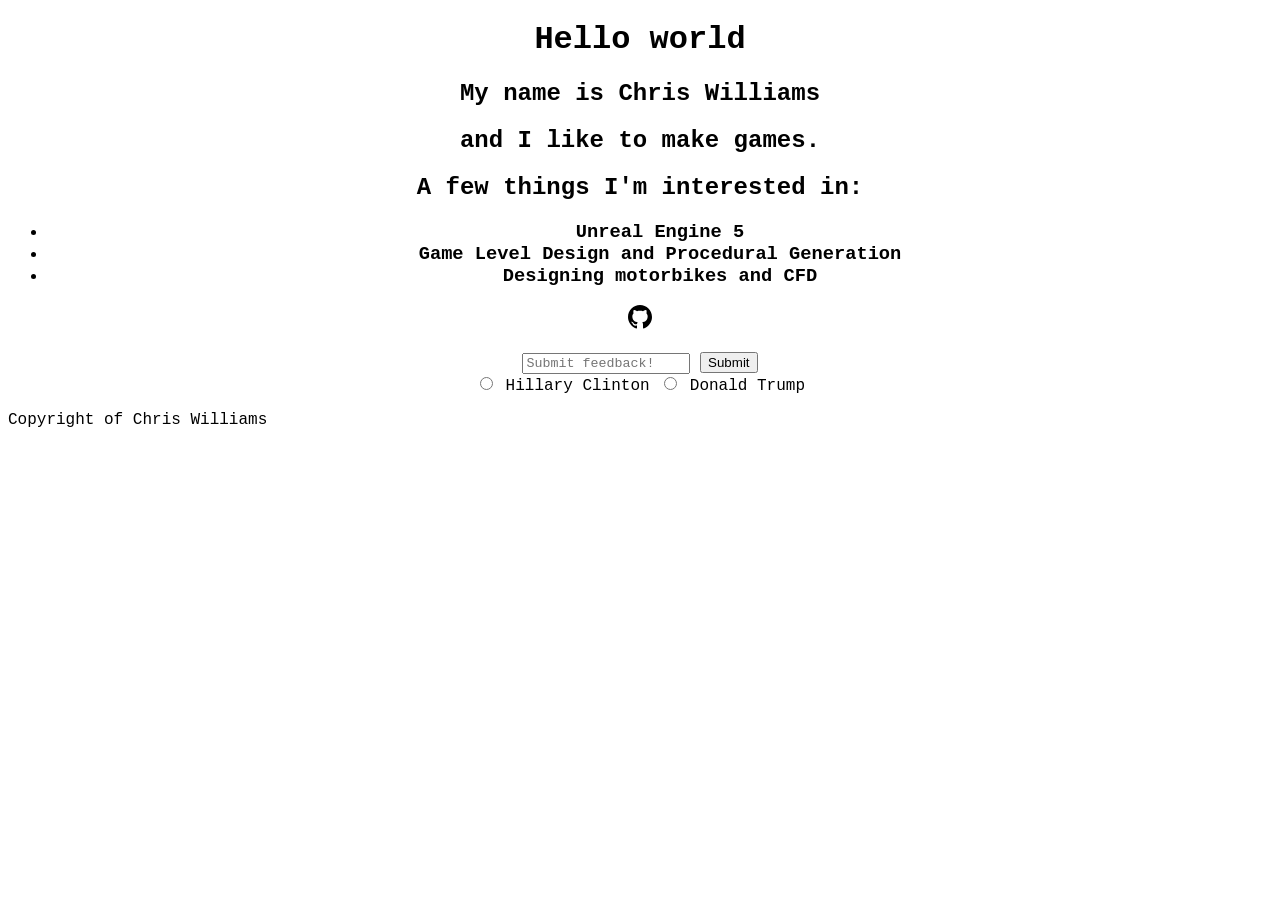
<file: site.html>
<!DOCTYPE HTML>
<html lang = "en">
<head><title>ChrisWill.tech</title></head>
<body style="font-family:'Courier New'">
  <center>
    <h1 style="font-family:'Courier New'">
      Hello world
    </h1>
    <div class="lists">
      <h2 style="font-family:'Courier New'">
        My name is Chris Williams
      </h2>

      <h2 style="font-family:'Courier New'">
        and I like to make games.
      </h2>

      <h2 style="font-family:'Courier New'">
        A few things I'm interested in:
      </h2>

      <h3 style="font-family:'Courier New'">

        <ul>
          <li> Unreal Engine 5 </li>
          <li> Game Level Design and Procedural Generation </li>
          <li> Designing motorbikes and CFD </li>
        </ul>
      </h3>
    </div>
    <a href="https://github.com/TheRealChrisWilliams">
      <svg xmlns="http://www.w3.org/2000/svg" width="24" height="24" viewBox="0 0 24 24">
        <path d="M12 0c-6.626 0-12 5.373-12 12 0 5.302 3.438 9.8 8.207 11.387.599.111.793-.261.793-.577v-2.234c-3.338.726-4.033-1.416-4.033-1.416-.546-1.387-1.333-1.756-1.333-1.756-1.089-.745.083-.729.083-.729 1.205.084 1.839 1.237 1.839 1.237 1.07 1.834 2.807 1.304 3.492.997.107-.775.418-1.305.762-1.604-2.665-.305-5.467-1.334-5.467-5.931 0-1.311.469-2.381 1.236-3.221-.124-.303-.535-1.524.117-3.176 0 0 1.008-.322 3.301 1.23.957-.266 1.983-.399 3.003-.404 1.02.005 2.047.138 3.006.404 2.291-1.552 3.297-1.23 3.297-1.23.653 1.653.242 2.874.118 3.176.77.84 1.235 1.911 1.235 3.221 0 4.609-2.807 5.624-5.479 5.921.43.372.823 1.102.823 2.222v3.293c0 .319.192.694.801.576 4.765-1.589 8.199-6.086 8.199-11.386 0-6.627-5.373-12-12-12z" />
      </svg>
    </a><br><br>

    <form action="/submit-feedback"> <input type="text" style="font-family:'Courier New'" placeholder="Submit feedback!" required>
      <button type="Submit">Submit</button>
    </form>
    <form action="/submit-opinion">
      <label><input type="radio" name="president"> Hillary Clinton </label>
      <label><input type="radio" name="president"> Donald Trump </label>
    </form>
  </center>
  <footer>
     <p>Copyright of Chris Williams 
</body>

</html>
</file>
